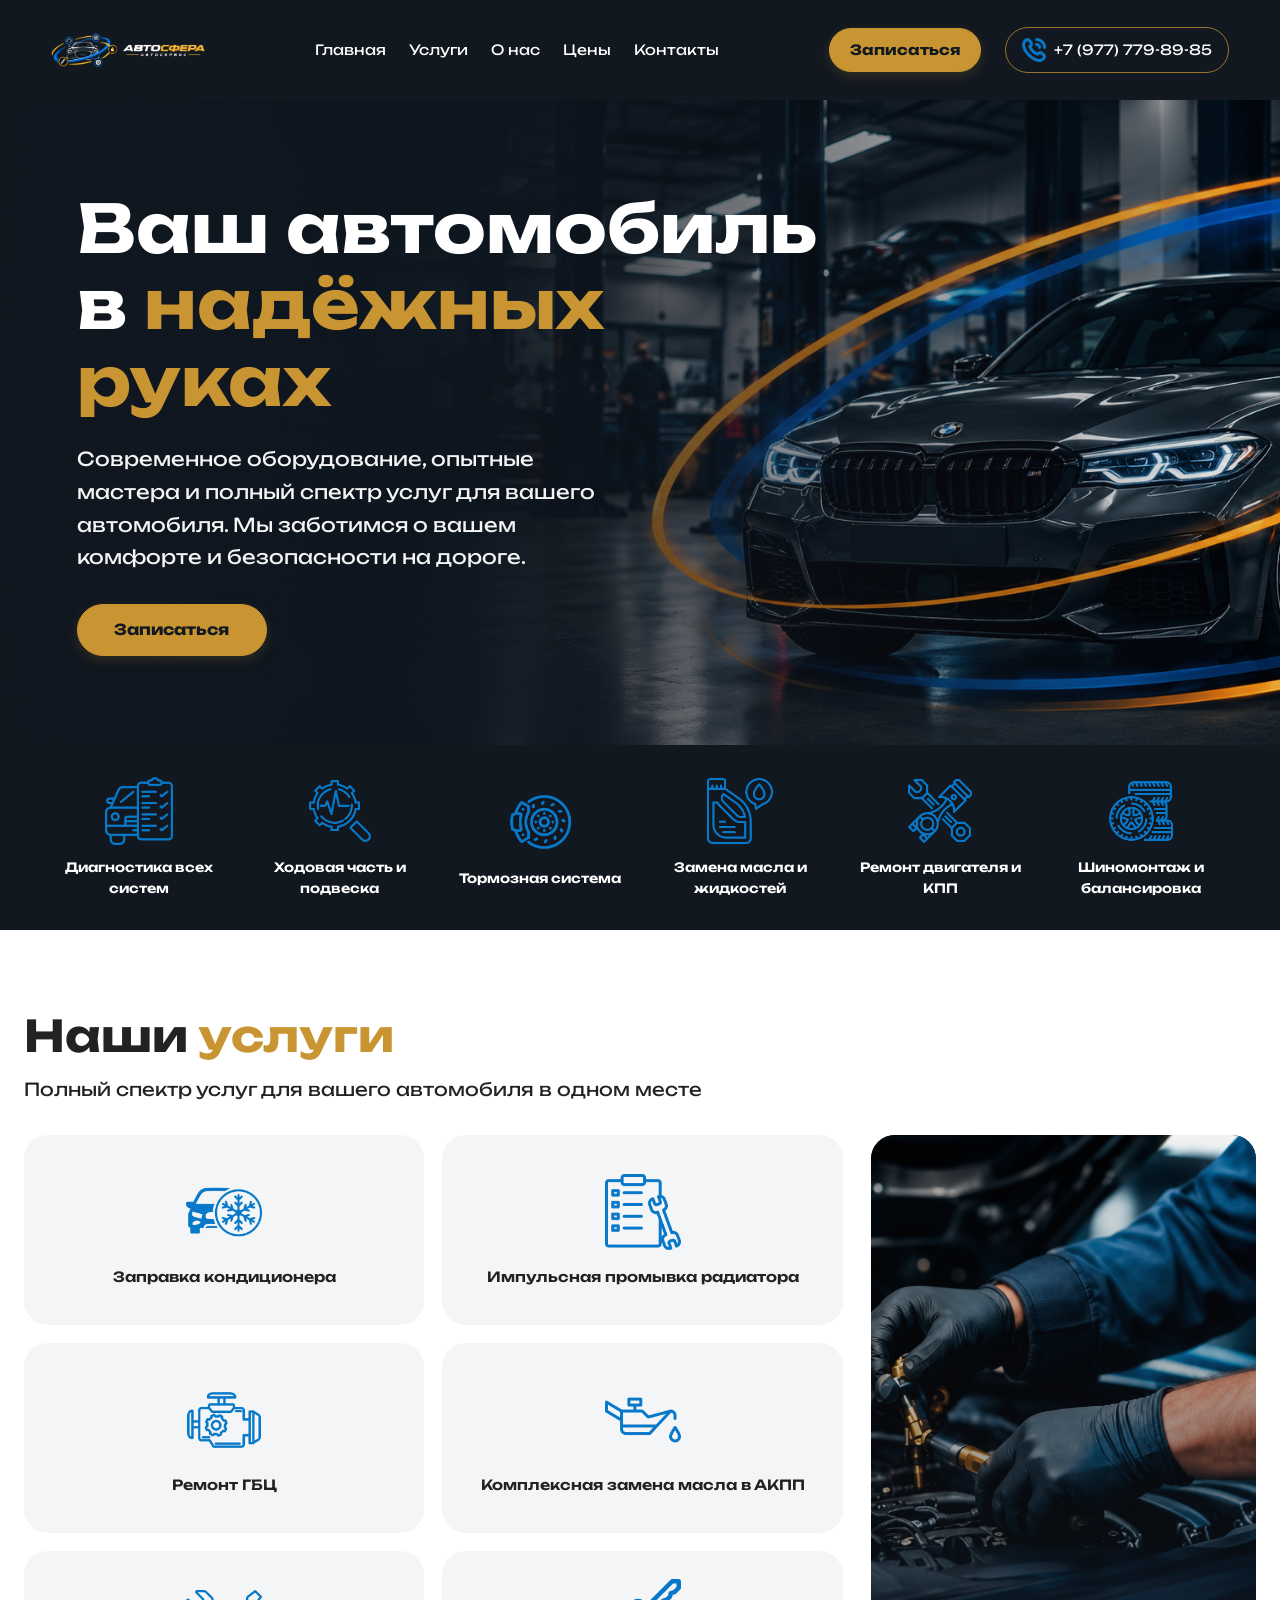
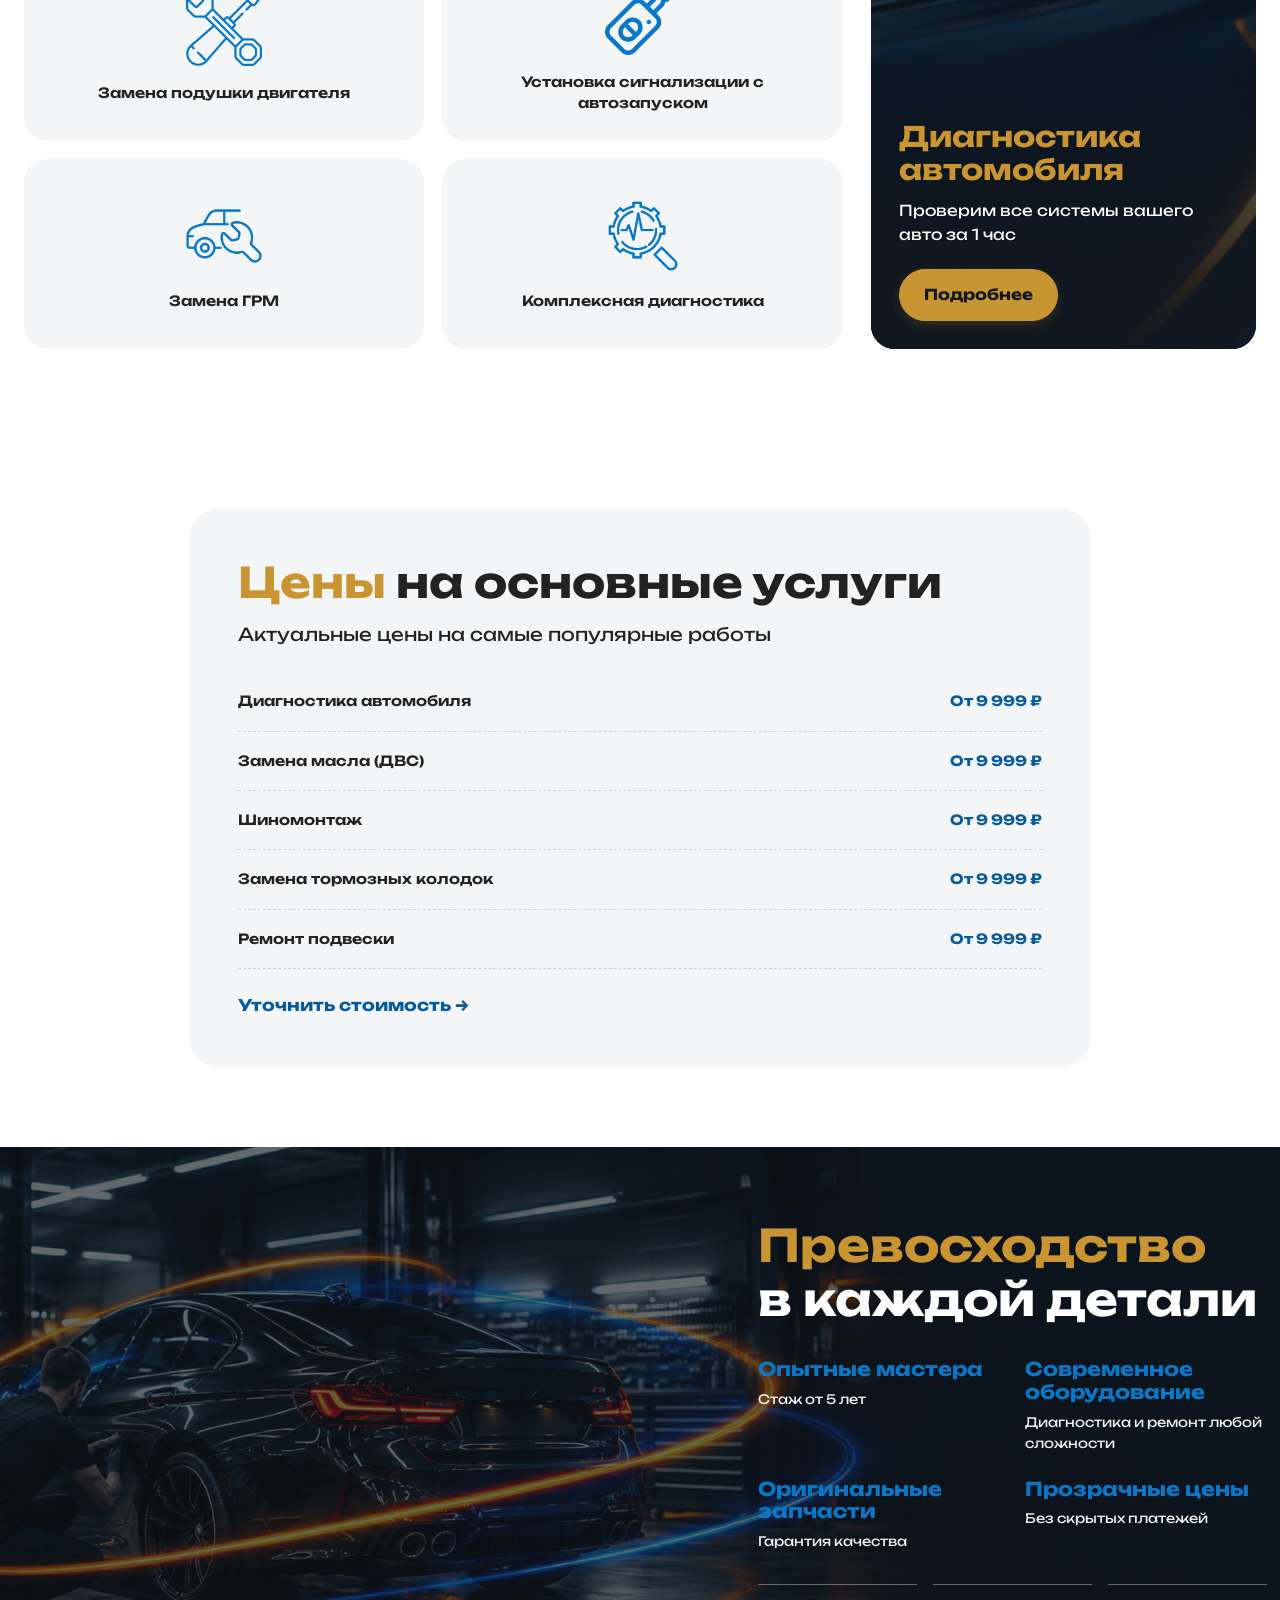
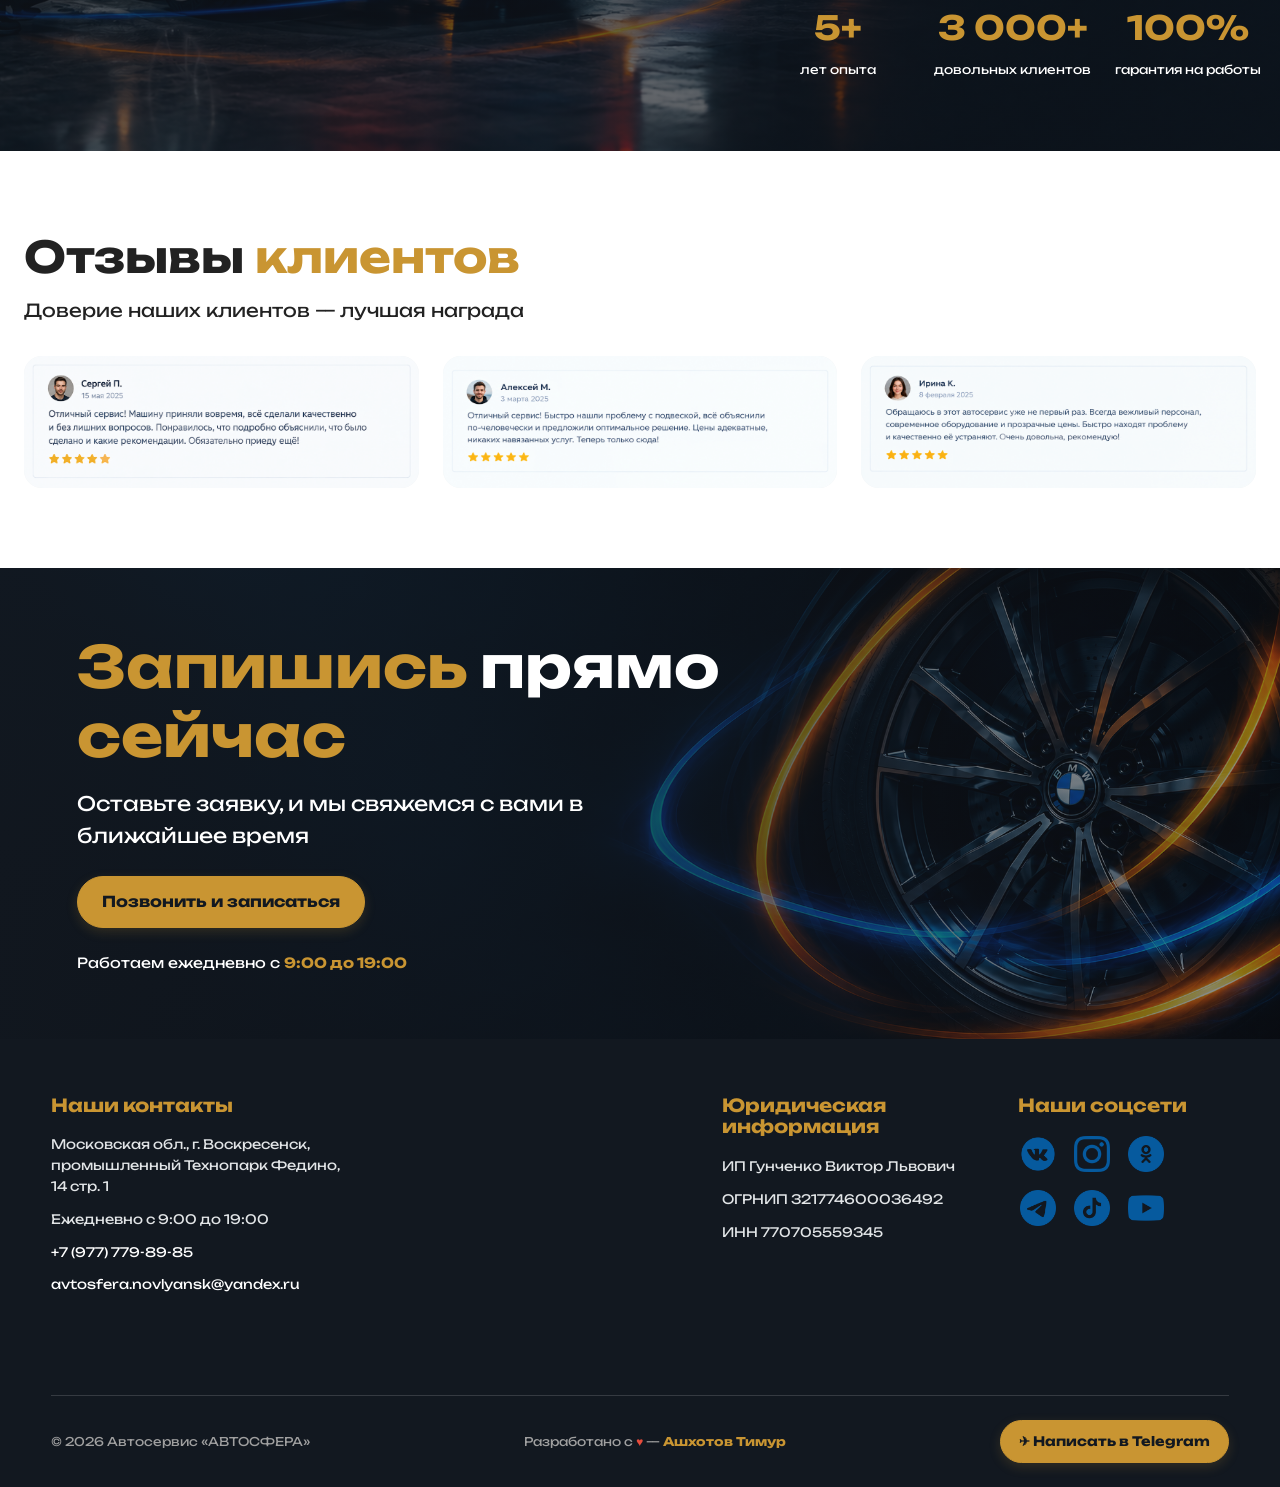
<file: index.html>
<!doctype html>
<html lang="ru">
<head>
  <meta charset="utf-8">
  <meta name="viewport" content="width=device-width, initial-scale=1">
  <title>Автосфера — автосервис в Воскресенске</title>
  <meta name="description" content="Автосервис в Воскресенске: ремонт и диагностика автомобилей, замена масла, ремонт двигателя и ходовой части, шиномонтаж.">
  <meta name="keywords" content="автосервис, Воскресенск, диагностика авто, замена масла, ремонт двигателя, шиномонтаж, подвеска, тормозная система">
  <meta name="theme-color" content="#121820">

  <!-- После публикации замените адрес ниже на реальный URL сайта -->
  <meta property="og:title" content="Автосфера — автосервис в Воскресенске">
  <meta property="og:description" content="Ремонт и диагностика автомобилей в Воскресенске.">
  <meta property="og:type" content="website">
  <meta property="og:image" content="img/avtosfera_logo.png">
  <meta property="og:image:alt" content="Логотип автосервиса Автосфера">

  <link rel="apple-touch-icon" sizes="180x180" href="img/apple-touch-icon.png">
  <link rel="icon" type="image/png" sizes="32x32" href="img/favicon-32x32.png">
  <link rel="icon" type="image/png" sizes="16x16" href="img/favicon-16x16.png">
  <link rel="stylesheet" href="css/style.css">

  <link rel="preconnect" href="https://fonts.googleapis.com">
  <link rel="preconnect" href="https://fonts.gstatic.com" crossorigin>
  <link href="https://fonts.googleapis.com/css2?family=Unbounded:wght@400;500;600;700;800&display=swap" rel="stylesheet">
</head>

<body>
  <header class="site-header">
    <a href="#home" class="logo" aria-label="Автосфера — главная">
      <img id="logo" src="img/avtosfera_logo.png" alt="Автосфера">
    </a>

    <nav class="site-nav" aria-label="Основная навигация">
      <ul id="nav">
        <li><a href="#home">Главная</a></li>
        <li><a href="#services">Услуги</a></li>
        <li><a href="#about">О нас</a></li>
        <li><a href="#prices">Цены</a></li>
        <li><a href="#contacts">Контакты</a></li>
      </ul>
    </nav>

    <a class="header-booking" href="#record">Записаться</a>

    <a href="tel:+79777798985" class="header-phone">
      <img src="img/icon/phone-call.png" alt="" width="26" height="26">
      <span>+7 (977) 779-89-85</span>
    </a>
  </header>

  <main>
    <section class="hero" id="home" aria-labelledby="main_text">
      <img id="bmw" src="img/main_photo.png" alt="" aria-hidden="true">
      <div class="hero-content">
        <h1 id="main_text">Ваш автомобиль<br>в <span class="highlight">надёжных руках</span></h1>
        <p id="description">Современное оборудование, опытные мастера и полный спектр услуг для вашего автомобиля. Мы заботимся о вашем комфорте и безопасности на дороге.</p>
        <a class="button button-primary hero-button" href="#record">Записаться</a>
      </div>
    </section>

    <section class="service-highlights" aria-label="Основные направления работ">
      <article class="highlight-card">
        <img class="services-img" src="img/icon/car.png" alt="" loading="lazy">
        <p>Диагностика всех систем</p>
      </article>
      <article class="highlight-card">
        <img class="services-img" src="img/icon/diagnostic.png" alt="" loading="lazy">
        <p>Ходовая часть и подвеска</p>
      </article>
      <article class="highlight-card">
        <img class="services-img" src="img/icon/disc-brake.png" alt="" loading="lazy">
        <p>Тормозная система</p>
      </article>
      <article class="highlight-card">
        <img class="services-img" src="img/icon/oil-bottle.png" alt="" loading="lazy">
        <p>Замена масла и жидкостей</p>
      </article>
      <article class="highlight-card">
        <img class="services-img" src="img/icon/repair.png" alt="" loading="lazy">
        <p>Ремонт двигателя и КПП</p>
      </article>
      <article class="highlight-card">
        <img class="services-img" src="img/icon/tires.png" alt="" loading="lazy">
        <p>Шиномонтаж и балансировка</p>
      </article>
    </section>

    <section class="services-section section" id="services" aria-labelledby="services-title">
      <div class="section-heading">
        <h2 id="services-title">Наши <span class="highlight">услуги</span></h2>
        <p>Полный спектр услуг для вашего автомобиля в одном месте</p>
      </div>

      <div class="services-layout">
        <div class="service-cards">
          <article class="service-card">
            <a href="#record">
              <img src="img/icon/air-conditioner.png" alt="" loading="lazy">
              <p>Заправка кондиционера</p>
            </a>
          </article>
          <article class="service-card">
            <a href="#record">
              <img src="img/icon/inspection.png" alt="" loading="lazy">
              <p>Импульсная промывка радиатора</p>
            </a>
          </article>
          <article class="service-card">
            <a href="#record">
              <img src="img/icon/engine.png" alt="" loading="lazy">
              <p>Ремонт ГБЦ</p>
            </a>
          </article>
          <article class="service-card">
            <a href="#record">
              <img src="img/icon/oil.png" alt="" loading="lazy">
              <p>Комплексная замена масла в АКПП</p>
            </a>
          </article>
          <article class="service-card">
            <a href="#record">
              <img src="img/icon/maintenance.png" alt="" loading="lazy">
              <p>Замена подушки двигателя</p>
            </a>
          </article>
          <article class="service-card">
            <a href="#record">
              <img src="img/icon/car-key.png" alt="" loading="lazy">
              <p>Установка сигнализации с автозапуском</p>
            </a>
          </article>
          <article class="service-card">
            <a href="#record">
              <img src="img/icon/car-repair.png" alt="" loading="lazy">
              <p>Замена ГРМ</p>
            </a>
          </article>
          <article class="service-card">
            <a href="#record">
              <img src="img/icon/diagnostic.png" alt="" loading="lazy">
              <p>Комплексная диагностика</p>
            </a>
          </article>
        </div>

        <article class="featured-service">
          <img src="img/icon/big_photo.png" alt="" loading="lazy">
          <div class="featured-service-content">
            <h3>Диагностика автомобиля</h3>
            <p>Проверим все системы вашего авто за 1 час</p>
            <a class="button button-primary" href="#record">Подробнее</a>
          </div>
        </article>
      </div>
    </section>

    <section class="prices-section section" id="prices" aria-labelledby="prices-title">
      <div class="prices-card">
        <h2 id="prices-title"><span class="highlight">Цены</span> на основные услуги</h2>
        <p class="section-intro">Актуальные цены на самые популярные работы</p>
        <ul class="price-list">
          <li><span class="service-name">Диагностика автомобиля</span><span class="service-price">От 9 999 ₽</span></li>
          <li><span class="service-name">Замена масла (ДВС)</span><span class="service-price">От 9 999 ₽</span></li>
          <li><span class="service-name">Шиномонтаж</span><span class="service-price">От 9 999 ₽</span></li>
          <li><span class="service-name">Замена тормозных колодок</span><span class="service-price">От 9 999 ₽</span></li>
          <li><span class="service-name">Ремонт подвески</span><span class="service-price">От 9 999 ₽</span></li>
        </ul>
        <a class="text-link" href="#record">Уточнить стоимость <span aria-hidden="true">→</span></a>
      </div>
    </section>

    <section class="about-section" id="about" aria-labelledby="about-title">
      <div class="about-content">
        <h2 id="about-title"><span class="highlight">Превосходство</span><br>в каждой детали</h2>
        <div class="about-features">
          <article class="about-feature">
            <h3>Опытные мастера</h3>
            <p>Стаж от 5 лет</p>
          </article>
          <article class="about-feature">
            <h3>Современное оборудование</h3>
            <p>Диагностика и ремонт любой сложности</p>
          </article>
          <article class="about-feature">
            <h3>Оригинальные запчасти</h3>
            <p>Гарантия качества</p>
          </article>
          <article class="about-feature">
            <h3>Прозрачные цены</h3>
            <p>Без скрытых платежей</p>
          </article>
        </div>
        <div class="about-stats">
          <div><strong>5+</strong><span>лет опыта</span></div>
          <div><strong>3 000+</strong><span>довольных клиентов</span></div>
          <div><strong>100%</strong><span>гарантия на работы</span></div>
        </div>
      </div>
    </section>

    <section class="reviews-section section" aria-labelledby="reviews-title">
      <div class="section-heading">
        <h2 id="reviews-title">Отзывы <span class="highlight">клиентов</span></h2>
        <p>Доверие наших клиентов — лучшая награда</p>
      </div>
      <div class="reviews-grid">
        <article class="review-card"><img src="img/icon/reviews_1.png" alt="Отзыв клиента 1" loading="lazy"></article>
        <article class="review-card"><img src="img/icon/reviews_2.png" alt="Отзыв клиента 2" loading="lazy"></article>
        <article class="review-card"><img src="img/icon/reviews_3.png" alt="Отзыв клиента 3" loading="lazy"></article>
      </div>
    </section>

    <section class="booking-section" id="record" aria-labelledby="booking-title">
      <img class="booking-background" src="img/icon/record_us.png" alt="" loading="lazy">
      <div class="booking-content">
        <h2 id="booking-title"><span class="highlight">Запишись</span> прямо <span class="highlight">сейчас</span></h2>
        <p>Оставьте заявку, и мы свяжемся с вами в ближайшее время</p>
        <a class="button button-primary" href="tel:+79777798985">Позвонить и записаться</a>
        <p class="work-time">Работаем ежедневно с <span>9:00 до 19:00</span></p>
      </div>
    </section>
  </main>

  <footer class="site-footer" id="contacts">
    <div class="footer-main">
      <section class="footer-contact" aria-labelledby="contact-title">
        <h2 id="contact-title">Наши контакты</h2>
        <p>Московская обл., г. Воскресенск, промышленный Технопарк Федино, 14 стр. 1</p>
        <p>Ежедневно с 9:00 до 19:00</p>
        <a href="tel:+79777798985">+7 (977) 779-89-85</a>
        <a href="mailto:avtosfera.novlyansk@yandex.ru">avtosfera.novlyansk@yandex.ru</a>
      </section>

      <div class="map-wrap">
        <iframe
          id="map"
          src="https://yandex.ru/map-widget/v1/?um=constructor%3A199824941ecd0e7679916c38618911e105e2dd286adaf38cc0b4d1a54273bfa8&amp;source=constructor"
          title="Расположение автосервиса Автосфера на карте"
          loading="lazy"
          referrerpolicy="no-referrer-when-downgrade">
        </iframe>
      </div>

      <section class="legal-information" aria-labelledby="legal-title">
        <h2 id="legal-title">Юридическая информация</h2>
        <p>ИП Гунченко Виктор Львович</p>
        <p>ОГРНИП 321774600036492</p>
        <p>ИНН 770705559345</p>
      </section>

      <section class="social-section" aria-labelledby="social-title">
        <h2 id="social-title">Наши соцсети</h2>
        <div class="social-links">
          <a href="https://vk.ru/avtosfera_vsk" target="_blank" rel="noopener noreferrer" aria-label="Автосфера во ВКонтакте"><img src="img/icon/news/circled.png" alt="" loading="lazy"></a>
          <a href="https://www.instagram.com/avtosferavsk" target="_blank" rel="noopener noreferrer" aria-label="Автосфера в Instagram"><img src="img/icon/news/instagram.png" alt="" loading="lazy"></a>
          <a href="https://ok.ru/profile/910399224918" target="_blank" rel="noopener noreferrer" aria-label="Автосфера в Одноклассниках"><img src="img/icon/news/odnoklassniki.png" alt="" loading="lazy"></a>
          <a href="https://t.me/avtosferavsk" target="_blank" rel="noopener noreferrer" aria-label="Автосфера в Telegram"><img src="img/icon/news/telegram.png" alt="" loading="lazy"></a>
          <a href="https://www.tiktok.com/@avtosfera1" target="_blank" rel="noopener noreferrer" aria-label="Автосфера в TikTok"><img src="img/icon/news/tik-tok.png" alt="" loading="lazy"></a>
          <a href="https://www.youtube.com/@avtosfera_vsk" target="_blank" rel="noopener noreferrer" aria-label="Автосфера на YouTube"><img src="img/icon/news/youtube.png" alt="" loading="lazy"></a>
        </div>
      </section>
    </div>

    <div class="footer-bottom">
      <p>© 2026 Автосервис «АВТОСФЕРА»</p>
      <p>Разработано с <span class="heart">♥</span> — <span class="author-name">Ашхотов Тимур</span></p>
      <a class="telegram-button" href="https://t.me/i_love_payton_2008" target="_blank" rel="noopener noreferrer">✈ Написать в Telegram</a>
    </div>
  </footer>
</body>
</html>
</file>
<file: css/style.css>
/* =========================
   Базовые настройки
   ========================= */
:root {
  --color-dark: #121820;
  --color-blue: #0878c9;
  --color-blue-dark: #065a9e;
  --color-gold: #c99532;
  --color-light: #f3f5f6;
  --color-text: #222;
  --header-height: 100px;
  --content-width: 1280px;
}

*,
*::before,
*::after {
  box-sizing: border-box;
}

html {
  scroll-behavior: smooth;
  scroll-padding-top: calc(var(--header-height) + 24px);
}

body {
  margin: 0;
  color: var(--color-text);
  font-family: "Unbounded", sans-serif;
  line-height: 1.6;
  overflow-wrap: break-word;
}

img {
  display: block;
  max-width: 100%;
}

a {
  color: inherit;
}

h1,
h2,
h3,
p {
  margin-top: 0;
}

h1,
h2,
h3 {
  line-height: 1.2;
  font-weight: 700;
}

.highlight {
  color: var(--color-gold);
}

.section {
  padding: 80px max(24px, calc((100% - var(--content-width)) / 2));
}

.section-heading {
  margin: 0 auto 32px;
  max-width: var(--content-width);
}

.section-heading h2,
.prices-card h2 {
  margin-bottom: 12px;
  font-size: clamp(28px, 3.4vw, 44px);
}

.section-heading p,
.section-intro {
  margin-bottom: 0;
  font-size: clamp(14px, 1.4vw, 18px);
}

/* =========================
   Шапка и навигация
   ========================= */
.site-header {
  position: sticky;
  top: 0;
  z-index: 100;
  display: flex;
  align-items: center;
  justify-content: space-between;
  gap: 24px;
  width: 100%;
  min-height: var(--header-height);
  padding: 14px clamp(20px, 4vw, 60px);
  background: var(--color-dark);
  color: #fff;
}

.logo {
  display: inline-flex;
  align-items: center;
  flex: 0 0 auto;
}

#logo {
  width: clamp(100px, 12vw, 155px);
  max-height: 72px;
  object-fit: contain;
}

.site-nav {
  flex: 1 1 auto;
}

#nav {
  display: flex;
  align-items: center;
  justify-content: center;
  flex-wrap: wrap;
  gap: clamp(12px, 1.8vw, 28px);
  margin: 0;
  padding: 0;
  list-style: none;
}

#nav li {
  display: block;
  padding: 0;
}

#nav a {
  position: relative;
  display: inline-block;
  padding: 6px 0;
  color: #fff;
  font-size: clamp(12px, 1.1vw, 16px);
  text-decoration: none;
  white-space: nowrap;
}

#nav a::after {
  position: absolute;
  right: 0;
  bottom: 0;
  left: 0;
  height: 2px;
  background: var(--color-gold);
  content: "";
  transform: scaleX(0);
  transform-origin: center;
  transition: transform 0.25s ease;
}

#nav a:hover::after,
#nav a:focus-visible::after {
  transform: scaleX(1);
}

.header-booking,
.button,
.telegram-button {
  display: inline-flex;
  align-items: center;
  justify-content: center;
  border: 0;
  border-radius: 999px;
  background: var(--color-blue);
  color: #fff;
  font-weight: 600;
  text-align: center;
  text-decoration: none;
  transition: background-color 0.2s ease, transform 0.2s ease;
}

.header-booking {
  flex: 0 0 auto;
  min-height: 44px;
  padding: 10px 20px;
  font-size: 14px;
  white-space: nowrap;
}

.header-booking:hover,
.button:hover,
.telegram-button:hover {
  background: var(--color-blue-dark);
  transform: translateY(-1px);
}

.header-phone {
  display: inline-flex;
  align-items: center;
  gap: 8px;
  flex: 0 0 auto;
  color: #fff;
  font-size: 14px;
  text-decoration: none;
  white-space: nowrap;
}

.header-phone img {
  width: 24px;
  height: 24px;
  object-fit: contain;
}

/* =========================
   Первый экран
   ========================= */
.hero {
  position: relative;
  display: flex;
  align-items: center;
  min-height: clamp(520px, 48vw, 760px);
  padding: clamp(48px, 7vw, 100px) clamp(24px, 6vw, 90px);
  overflow: hidden;
  background: var(--color-dark);
  color: #fff;
  isolation: isolate;
}

.hero::after {
  position: absolute;
  z-index: -1;
  inset: 0;
  background: linear-gradient(90deg, rgba(18, 24, 32, 0.92) 0%, rgba(18, 24, 32, 0.68) 45%, rgba(18, 24, 32, 0.08) 100%);
  content: "";
}

#bmw {
  position: absolute;
  z-index: -2;
  inset: 0;
  width: 100%;
  height: 100%;
  object-fit: cover;
  object-position: center;
}

.hero-content {
  width: min(100%, 760px);
}

#main_text {
  max-width: 760px;
  margin-bottom: 24px;
  color: #fff;
  font-size: clamp(34px, 5.2vw, 72px);
  line-height: 1.15;
}

#description {
  max-width: 560px;
  margin-bottom: 30px;
  color: #f5f5f5;
  font-size: clamp(15px, 1.5vw, 20px);
  line-height: 1.7;
}

.button {
  min-height: 50px;
  padding: 13px 24px;
  font-size: 15px;
}

.hero-button {
  min-width: 190px;
}

/* =========================
   Полоса основных услуг
   ========================= */
.service-highlights {
  display: grid;
  grid-template-columns: repeat(6, minmax(0, 1fr));
  gap: 24px;
  align-items: stretch;
  padding: 32px clamp(20px, 4vw, 60px);
  background: var(--color-dark);
  color: #fff;
}

.highlight-card {
  display: flex;
  flex-direction: column;
  align-items: center;
  justify-content: center;
  gap: 12px;
  text-align: center;
}

.highlight-card p {
  margin: 0;
  font-size: clamp(12px, 1vw, 15px);
  font-weight: 600;
}

.services-img {
  width: 68px;
  height: 68px;
  object-fit: contain;
}

/* =========================
   Раздел услуг
   ========================= */
.services-section {
  background: #fff;
}

.services-layout {
  display: grid;
  grid-template-columns: minmax(0, 1.7fr) minmax(260px, 0.8fr);
  gap: 28px;
  align-items: stretch;
}

.service-cards {
  display: grid;
  grid-template-columns: repeat(2, minmax(0, 1fr));
  gap: 18px;
}

.service-card {
  min-width: 0;
  min-height: 190px;
  overflow: hidden;
  border-radius: 24px;
  background: var(--color-light);
  transition: background-color 0.2s ease, transform 0.2s ease;
}

.service-card:hover {
  background: #e8f1f8;
  transform: translateY(-2px);
}

.service-card a {
  display: flex;
  flex-direction: column;
  align-items: center;
  justify-content: center;
  height: 100%;
  min-height: 190px;
  padding: 24px 16px;
  color: var(--color-text);
  text-align: center;
  text-decoration: none;
}

.service-card img {
  width: 76px;
  height: 76px;
  margin-bottom: 16px;
  object-fit: contain;
}

.service-card p {
  margin: 0;
  font-size: 14px;
  font-weight: 600;
  line-height: 1.5;
}

.featured-service {
  position: relative;
  display: flex;
  min-height: 100%;
  overflow: hidden;
  align-items: flex-end;
  border-radius: 24px;
  background: var(--color-dark);
  color: #fff;
  isolation: isolate;
}

.featured-service::after {
  position: absolute;
  z-index: -1;
  inset: 0;
  background: linear-gradient(0deg, rgba(18, 24, 32, 0.95), rgba(18, 24, 32, 0.05) 100%);
  content: "";
}

.featured-service > img {
  position: absolute;
  z-index: -2;
  inset: 0;
  width: 100%;
  height: 100%;
  object-fit: cover;
}

.featured-service-content {
  padding: 28px;
}

.featured-service h3 {
  margin-bottom: 12px;
  color: var(--color-gold);
  font-size: clamp(22px, 2.2vw, 30px);
}

.featured-service p {
  margin-bottom: 22px;
  font-size: 15px;
}

/* =========================
   Цены
   ========================= */
.prices-section {
  background: #fff;
}

.prices-card {
  max-width: 900px;
  margin: 0 auto;
  padding: clamp(24px, 4vw, 48px);
  border-radius: 28px;
  background: var(--color-light);
}

.prices-card h2 {
  font-size: clamp(26px, 3.4vw, 42px);
}

.section-intro {
  margin-bottom: 24px;
}

.price-list {
  margin: 0;
  padding: 0;
  list-style: none;
}

.price-list li {
  display: flex;
  justify-content: space-between;
  gap: 20px;
  padding: 18px 0;
  border-bottom: 1px dashed #cbd0d4;
  font-size: 14px;
}

.service-name {
  font-weight: 600;
}

.service-price {
  flex: 0 0 auto;
  color: var(--color-blue-dark);
  font-weight: 700;
  white-space: nowrap;
}

.text-link {
  display: inline-block;
  margin-top: 24px;
  color: var(--color-blue-dark);
  font-weight: 700;
  text-decoration: none;
}

.text-link:hover {
  color: var(--color-gold);
}

/* =========================
   О нас
   ========================= */
.about-section {
  position: relative;
  display: grid;
  grid-template-columns: minmax(0, 1fr) minmax(0, 1fr);
  align-items: center;
  gap: 32px;
  min-height: 560px;
  padding: 72px clamp(24px, 6vw, 90px);
  overflow: hidden;
  /* Фоновая картинка задана через CSS, чтобы браузер не показывал поверх неё
     собственные инструменты поиска по изображению при наведении. */
  background-color: var(--color-dark);
  background-image: linear-gradient(rgba(18, 24, 32, 0.65), rgba(18, 24, 32, 0.65)), url("../img/icon/about_us.png");
  background-position: center;
  background-size: cover;
  background-repeat: no-repeat;
  color: #fff;
}

.about-content {
  grid-column: 2;
  justify-self: end;
  width: 100%;
  max-width: 650px;
  padding-left: clamp(24px, 3vw, 42px);
  /* Дополнительно сдвигаем весь текстовый блок вправо на больших экранах. */
  transform: translateX(64px);
}

.about-content h2 {
  margin-bottom: 32px;
  font-size: clamp(30px, 3.5vw, 46px);
}

.about-features {
  display: grid;
  grid-template-columns: repeat(2, minmax(0, 1fr));
  gap: 24px;
}

.about-feature h3 {
  margin-bottom: 8px;
  color: var(--color-blue);
  font-size: clamp(15px, 1.5vw, 19px);
}

.about-feature p {
  margin: 0;
  color: #f0f0f0;
  font-size: 13px;
}

.about-stats {
  display: grid;
  grid-template-columns: repeat(3, minmax(0, 1fr));
  gap: 16px;
  margin-top: 32px;
}

.about-stats div {
  display: flex;
  flex-direction: column;
  gap: 6px;
  padding-top: 16px;
  border-top: 1px solid rgba(255, 255, 255, 0.35);
  text-align: center;
}

.about-stats strong {
  color: var(--color-gold);
  font-size: clamp(22px, 2.6vw, 34px);
}

.about-stats span {
  font-size: 12px;
}

/* =========================
   Отзывы
   ========================= */
.reviews-section {
  background: #fff;
}

.reviews-grid {
  display: grid;
  grid-template-columns: repeat(3, minmax(0, 1fr));
  gap: 24px;
}

.review-card {
  overflow: hidden;
  border-radius: 18px;
  background: var(--color-light);
}

.review-card img {
  width: 100%;
  height: auto;
  object-fit: contain;
}

/* =========================
   Запись
   ========================= */
.booking-section {
  position: relative;
  display: flex;
  align-items: center;
  min-height: 430px;
  padding: 64px clamp(24px, 6vw, 90px);
  overflow: hidden;
  background: var(--color-dark);
  color: #fff;
  isolation: isolate;
}

.booking-section::after {
  position: absolute;
  z-index: -1;
  inset: 0;
  background: linear-gradient(90deg, rgba(18, 24, 32, 0.94), rgba(18, 24, 32, 0.48));
  content: "";
}

.booking-background {
  position: absolute;
  z-index: -2;
  inset: 0;
  width: 100%;
  height: 100%;
  object-fit: cover;
}

.booking-content {
  max-width: 700px;
}

.booking-content h2 {
  margin-bottom: 18px;
  font-size: clamp(30px, 4.5vw, 58px);
}

.booking-content > p:not(.work-time) {
  max-width: 560px;
  margin-bottom: 24px;
  font-size: clamp(15px, 1.6vw, 20px);
}

.work-time {
  margin: 24px 0 0;
  font-size: 14px;
}

.work-time span {
  color: var(--color-gold);
  font-weight: 700;
}

/* =========================
   Подвал и контакты
   ========================= */
.site-footer {
  padding: 56px clamp(20px, 4vw, 60px) 24px;
  background: var(--color-dark);
  color: #fff;
}

.footer-main {
  display: grid;
  grid-template-columns: 1.1fr 1.2fr 1fr 0.8fr;
  gap: 32px;
  max-width: var(--content-width);
  margin: 0 auto;
}

.footer-main h2 {
  margin-bottom: 18px;
  color: var(--color-gold);
  font-size: 18px;
}

.footer-contact,
.legal-information,
.social-section {
  min-width: 0;
}

.footer-contact p,
.legal-information p {
  margin-bottom: 12px;
  color: #e2e5e7;
  font-size: 13px;
  overflow-wrap: anywhere;
}

.footer-contact a {
  display: block;
  margin-top: 12px;
  color: #fff;
  font-size: 13px;
  text-decoration: none;
  overflow-wrap: anywhere;
}

.footer-contact a:hover {
  color: var(--color-gold);
}

.map-wrap {
  min-width: 0;
  min-height: 260px;
}

#map {
  display: block;
  width: 100%;
  height: 100%;
  min-height: 260px;
  border: 0;
  border-radius: 14px;
}

.social-links {
  display: grid;
  grid-template-columns: repeat(3, 40px);
  gap: 14px;
}

.social-links a {
  display: inline-flex;
  align-items: center;
  justify-content: center;
  width: 40px;
  height: 40px;
  border-radius: 50%;
  transition: transform 0.2s ease;
}

.social-links a:hover {
  transform: translateY(-2px);
}

.social-links img {
  width: 36px;
  height: 36px;
  object-fit: contain;
}

.footer-bottom {
  display: flex;
  flex-wrap: wrap;
  align-items: center;
  justify-content: space-between;
  gap: 16px;
  max-width: var(--content-width);
  margin: 40px auto 0;
  padding-top: 24px;
  border-top: 1px solid rgba(255, 255, 255, 0.15);
}

.footer-bottom p {
  margin: 0;
  color: #a0a0a0;
  font-size: 12px;
}

.heart {
  color: #e74c3c;
}

.author-name {
  color: var(--color-gold);
  font-weight: 700;
}

.telegram-button {
  padding: 10px 18px;
  font-size: 13px;
}

/* Доступность: заметный фокус для управления клавиатурой */
a:focus-visible {
  outline: 3px solid var(--color-gold);
  outline-offset: 4px;
}

/* =========================
   Планшеты и небольшие ноутбуки
   ========================= */
@media (max-width: 1100px) {
  :root {
    --header-height: 0px;
  }

  .site-header {
    position: relative;
    flex-wrap: wrap;
    justify-content: center;
    gap: 14px 24px;
    padding: 18px 24px;
  }

  .site-nav {
    order: 3;
    flex-basis: 100%;
  }

  #nav {
    gap: 12px 24px;
  }

  .header-phone {
    font-size: 13px;
  }

  .service-highlights {
    grid-template-columns: repeat(3, minmax(0, 1fr));
  }

  .services-layout {
    grid-template-columns: 1fr;
  }

  .featured-service {
    min-height: 340px;
  }

  .footer-main {
    grid-template-columns: repeat(2, minmax(0, 1fr));
  }
}

/* =========================
   Телефоны
   ========================= */
@media (max-width: 600px) {
  .site-header {
    gap: 12px;
    padding: 14px 16px;
  }

  #logo {
    width: 110px;
    max-height: 56px;
  }

  .header-booking {
    min-height: 40px;
    padding: 8px 14px;
    font-size: 12px;
  }

  .header-phone {
    flex-basis: 100%;
    justify-content: center;
    font-size: 14px;
  }

  #nav {
    gap: 8px 16px;
  }

  #nav a {
    font-size: 12px;
  }

  .hero {
    min-height: 560px;
    padding: 48px 20px;
  }

  #bmw {
    object-position: 62% center;
  }

  .hero::after {
    background: linear-gradient(90deg, rgba(18, 24, 32, 0.9), rgba(18, 24, 32, 0.52));
  }

  #main_text {
    font-size: clamp(32px, 9vw, 46px);
  }

  #description {
    font-size: 15px;
  }

  .service-highlights {
    grid-template-columns: repeat(2, minmax(0, 1fr));
    gap: 26px 14px;
    padding: 28px 16px;
  }

  .services-img {
    width: 52px;
    height: 52px;
  }

  .highlight-card p {
    font-size: 12px;
  }

  .section {
    padding: 48px 16px;
  }

  .section-heading {
    margin-bottom: 24px;
  }

  .service-cards {
    grid-template-columns: repeat(2, minmax(0, 1fr));
    gap: 12px;
  }

  .service-card,
  .service-card a {
    min-height: 160px;
  }

  .service-card a {
    padding: 18px 10px;
  }

  .service-card img {
    width: 58px;
    height: 58px;
    margin-bottom: 12px;
  }

  .service-card p {
    font-size: 12px;
  }

  .featured-service {
    min-height: 300px;
  }

  .featured-service-content {
    padding: 22px;
  }

  .prices-card {
    padding: 22px 16px;
    border-radius: 20px;
  }

  .price-list li {
    gap: 12px;
    font-size: 12px;
  }

  .service-price {
    font-size: 12px;
  }

  .about-section {
    display: block;
    min-height: auto;
    padding: 48px 20px;
  }

  .about-section {
    background-image: linear-gradient(rgba(18, 24, 32, 0.78), rgba(18, 24, 32, 0.78)), url("../img/icon/about_us.png");
  }

  .about-content {
    max-width: none;
    padding-left: 0;
    transform: none;
  }

  .about-content h2 {
    font-size: 30px;
  }

  .about-features {
    grid-template-columns: 1fr;
    gap: 20px;
  }

  .about-stats {
    grid-template-columns: 1fr;
    gap: 12px;
  }

  .about-stats div {
    padding-top: 12px;
  }

  .reviews-grid {
    grid-template-columns: 1fr;
    gap: 16px;
  }

  .booking-section {
    min-height: 380px;
    padding: 48px 20px;
  }

  .booking-content h2 {
    font-size: clamp(30px, 9vw, 42px);
  }

  .site-footer {
    padding: 40px 20px 24px;
  }

  .footer-main {
    grid-template-columns: 1fr;
    gap: 28px;
  }

  .map-wrap,
  #map {
    min-height: 280px;
  }

  .footer-bottom {
    align-items: flex-start;
    flex-direction: column;
    margin-top: 28px;
  }
}

/* Уменьшаем анимацию, если пользователь предпочитает её отключить */
@media (prefers-reduced-motion: reduce) {
  html {
    scroll-behavior: auto;
  }

  *,
  *::before,
  *::after {
    transition-duration: 0.01ms !important;
    animation-duration: 0.01ms !important;
    animation-iteration-count: 1 !important;
  }
}

/* Единый стиль кнопок: золотой акцент, скругления и мягкая анимация */
.header-booking,
.button,
.telegram-button {
  border: 1px solid var(--color-gold);
  border-radius: 30px;
  background: var(--color-gold);
  color: #121820;
  font-weight: 700;
  box-shadow: 0 4px 12px rgba(201, 149, 50, 0.18);
  transition: background-color 0.3s ease, color 0.3s ease, transform 0.3s ease, box-shadow 0.3s ease;
}

.header-booking:hover,
.button:hover,
.telegram-button:hover {
  background: #121820;
  color: var(--color-gold);
  transform: translateY(-2px);
  box-shadow: 0 8px 20px rgba(201, 149, 50, 0.35);
}

/* Кнопка с номером телефона в шапке */
.header-phone {
  padding: 10px 16px;
  border: 1px solid rgba(201, 149, 50, 0.75);
  border-radius: 30px;
  transition: background-color 0.3s ease, color 0.3s ease, transform 0.3s ease, box-shadow 0.3s ease;
}

.header-phone:hover {
  background: var(--color-gold);
  color: #121820;
  transform: translateY(-2px);
  box-shadow: 0 8px 20px rgba(201, 149, 50, 0.25);
}

.header-phone img {
  transition: filter 0.3s ease;
}

.header-phone:hover img {
  filter: brightness(0) saturate(100%);
}

@media (prefers-reduced-motion: reduce) {
  .header-booking,
  .button,
  .telegram-button,
  .header-phone {
    transition: none;
  }
}
</file>
